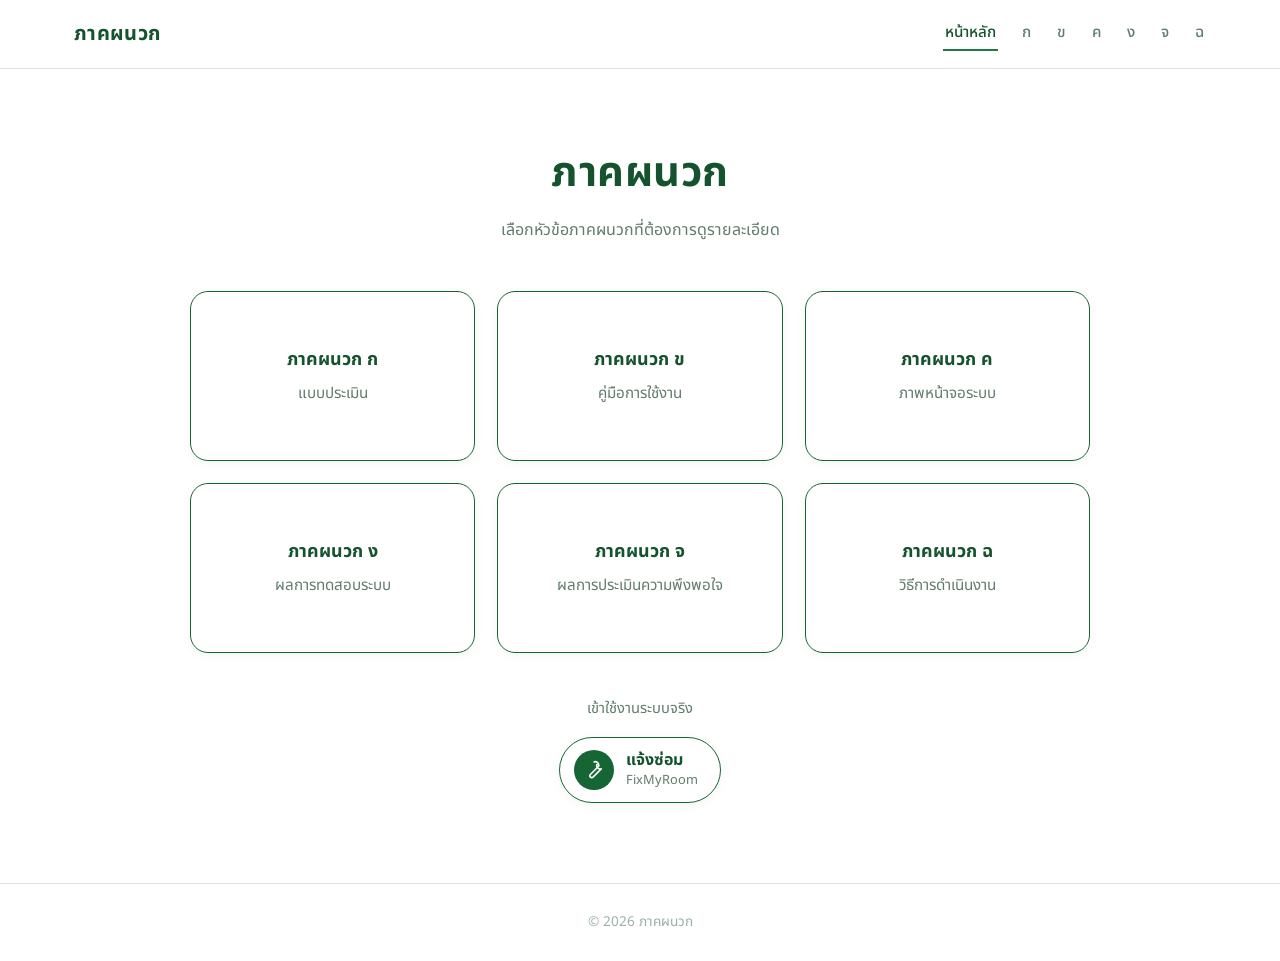
<file: index.html>
<!DOCTYPE html>
<html lang="th">
<head>
  <meta charset="UTF-8" />
  <meta name="viewport" content="width=device-width, initial-scale=1.0" />
  <title>ภาคผนวก</title>
  <link rel="preconnect" href="https://fonts.googleapis.com" />
  <link rel="preconnect" href="https://fonts.gstatic.com" crossorigin />
  <link href="https://fonts.googleapis.com/css2?family=Noto+Sans+Thai:wght@400;500;600;700&display=swap" rel="stylesheet" />
  <link rel="stylesheet" href="css/style.css?v=12" />
</head>
<body>

  <!-- ===== Navbar ===== -->
  <header class="navbar">
    <div class="container nav-inner">
      <a href="index.html" class="brand">ภาคผนวก</a>

      <button class="nav-toggle" id="navToggle" aria-label="เปิดเมนู" aria-expanded="false">
        <span></span><span></span><span></span>
      </button>

      <nav class="nav-links" id="navLinks">
        <a href="index.html" class="active">หน้าหลัก</a>
        <a href="appendix-ka.html">ก</a>
        <a href="appendix-kho.html">ข</a>
        <a href="appendix-kho2.html">ค</a>
        <a href="appendix-ngo.html">ง</a>
        <a href="appendix-cho.html">จ</a>
        <a href="appendix-cho2.html">ฉ</a>
      </nav>
    </div>
  </header>

  <!-- ===== Main ===== -->
  <main>
    <section class="hero">
      <div class="container">
        <h1 class="page-title">ภาคผนวก</h1>
        <p class="page-subtitle">เลือกหัวข้อภาคผนวกที่ต้องการดูรายละเอียด</p>
      </div>
    </section>

    <section class="section">
      <div class="container">
        <div class="card-grid" id="cardGrid">

          <a class="card" href="appendix-ka.html" id="appendix-ka">
            <span class="card-title">ภาคผนวก ก</span>
            <span class="card-desc">แบบประเมิน</span>
          </a>

          <a class="card" href="appendix-kho.html" id="appendix-kho">
            <span class="card-title">ภาคผนวก ข</span>
            <span class="card-desc">คู่มือการใช้งาน</span>
          </a>

          <a class="card" href="appendix-kho2.html" id="appendix-kho2">
            <span class="card-title">ภาคผนวก ค</span>
            <span class="card-desc">ภาพหน้าจอระบบ</span>
          </a>

          <a class="card" href="appendix-ngo.html" id="appendix-ngo">
            <span class="card-title">ภาคผนวก ง</span>
            <span class="card-desc">ผลการทดสอบระบบ</span>
          </a>

          <a class="card" href="appendix-cho.html" id="appendix-cho">
            <span class="card-title">ภาคผนวก จ</span>
            <span class="card-desc">ผลการประเมินความพึงพอใจ</span>
          </a>

          <a class="card" href="appendix-cho2.html" id="appendix-cho2">
            <span class="card-title">ภาคผนวก ฉ</span>
            <span class="card-desc">วิธีการดำเนินงาน</span>
          </a>

        </div>

        <!-- ลิงก์ไปยังระบบจริง -->
        <div class="link-section">
          <p class="link-section-title">เข้าใช้งานระบบจริง</p>

          <div class="link-row">
            <a class="link-icon" target="_blank" rel="noopener"
               href="https://fix-my-room-lake.vercel.app/report.html">
              <span class="link-icon-badge" aria-hidden="true">
                <svg viewBox="0 0 24 24" fill="none" stroke="currentColor" stroke-width="1.9"
                     stroke-linecap="round" stroke-linejoin="round">
                  <path d="M14.7 6.3a4 4 0 0 0 5 5l-9.4 9.4a2.1 2.1 0 0 1-3-3l9.4-9.4a4 4 0 0 0-5-5" />
                </svg>
              </span>
              <span class="link-icon-text">
                <span class="link-icon-label">แจ้งซ่อม</span>
                <span class="link-icon-sub">FixMyRoom</span>
              </span>
            </a>
          </div>
        </div>

      </div>
    </section>
  </main>

  <!-- ===== Footer ===== -->
  <footer class="footer">
    <div class="container">
      <p class="copyright">© 2026 ภาคผนวก</p>
    </div>
  </footer>

  <script src="js/script.js?v=12"></script>
</body>
</html>
</file>
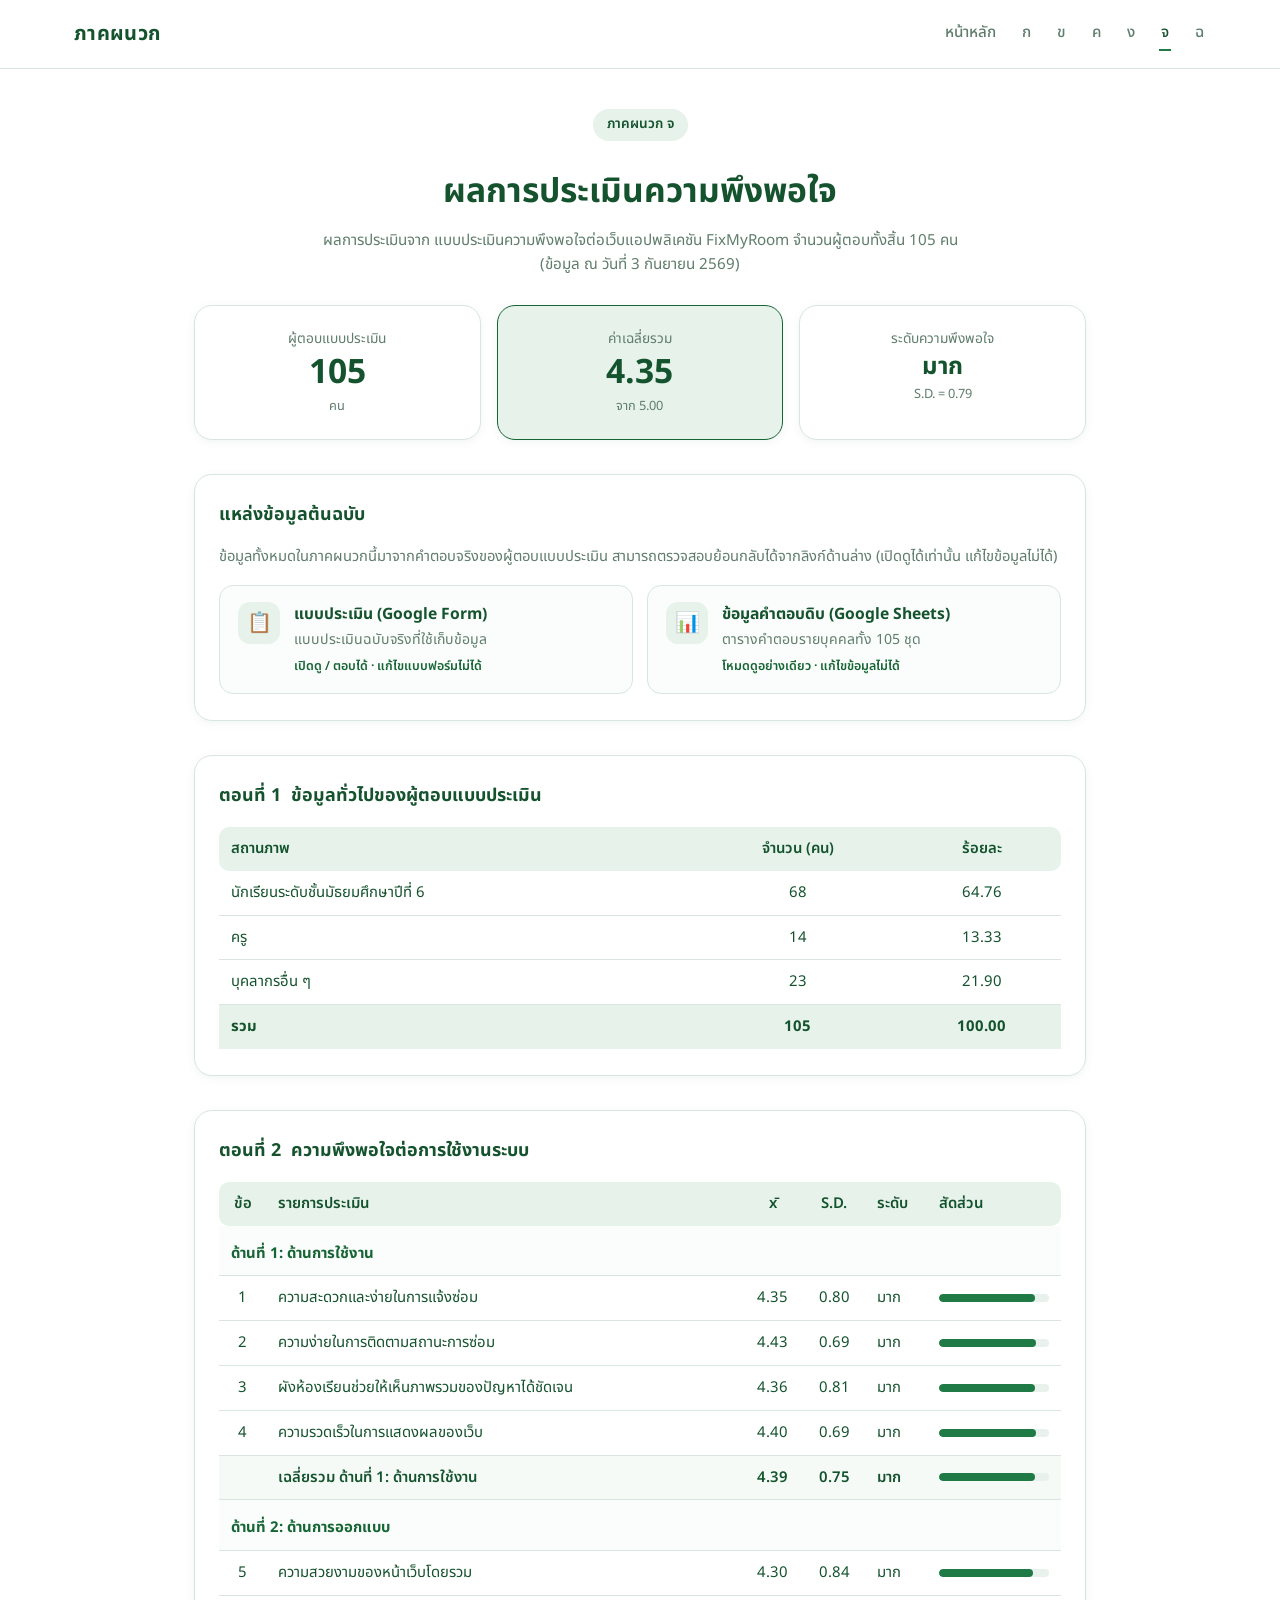
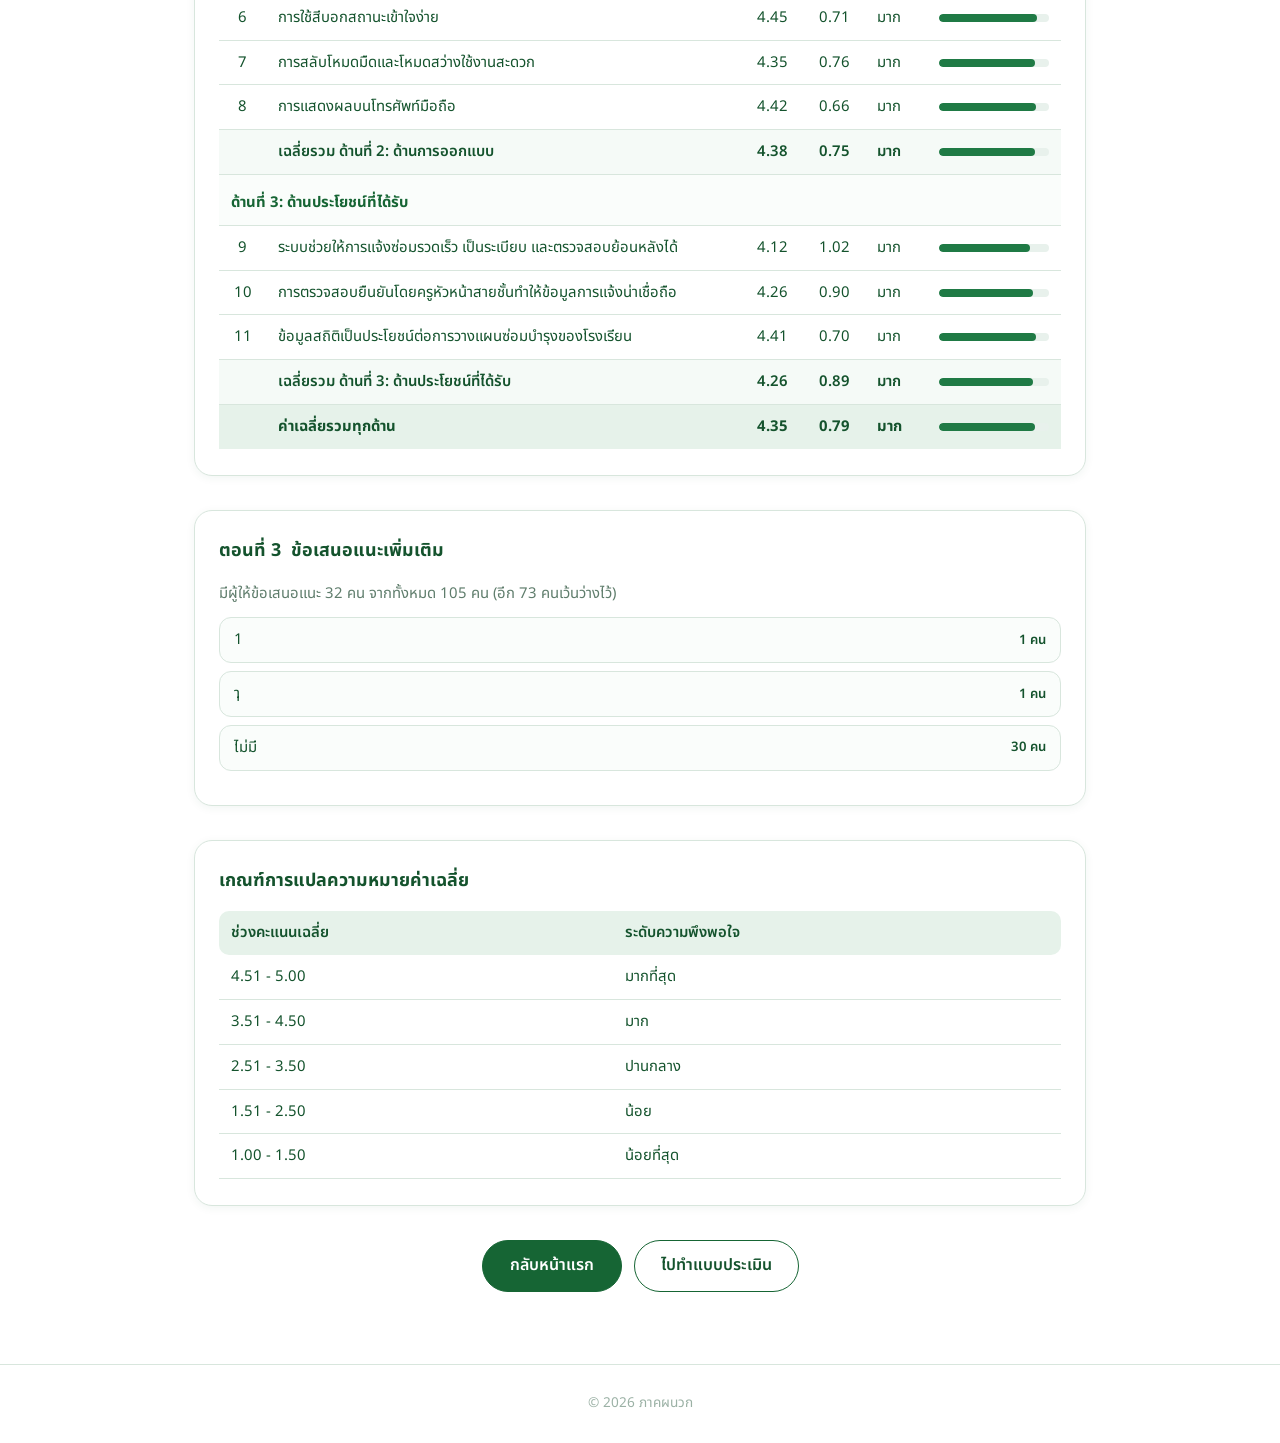
<file: appendix-cho.html>
<!DOCTYPE html>
<html lang="th">
<head>
  <meta charset="UTF-8" />
  <meta name="viewport" content="width=device-width, initial-scale=1.0" />
  <title>ภาคผนวก จ - ผลการประเมินความพึงพอใจ</title>
  <link rel="preconnect" href="https://fonts.googleapis.com" />
  <link rel="preconnect" href="https://fonts.gstatic.com" crossorigin />
  <link href="https://fonts.googleapis.com/css2?family=Noto+Sans+Thai:wght@400;500;600;700&display=swap" rel="stylesheet" />
  <link rel="stylesheet" href="css/style.css?v=12" />
</head>
<body>

  <!-- ===== Navbar ===== -->
  <header class="navbar">
    <div class="container nav-inner">
      <a href="index.html" class="brand">ภาคผนวก</a>
      <nav class="nav-links">
        <a href="index.html">หน้าหลัก</a>
        <a href="appendix-ka.html">ก</a>
        <a href="appendix-kho.html">ข</a>
        <a href="appendix-kho2.html">ค</a>
        <a href="appendix-ngo.html">ง</a>
        <a href="appendix-cho.html" class="active">จ</a>
        <a href="appendix-cho2.html">ฉ</a>
      </nav>
    </div>
  </header>

  <!-- ===== Main ===== -->
  <main class="report-main">
    <div class="container report-container">

      <header class="report-head">
        <span class="quiz-badge">ภาคผนวก จ</span>
        <h1 class="report-title">ผลการประเมินความพึงพอใจ</h1>
        <p class="report-sub" id="reportSub"></p>
      </header>

      <!-- สรุปภาพรวม -->
      <section class="stat-row" id="statRow"></section>

      <!-- แหล่งข้อมูลต้นฉบับ -->
      <section class="report-block">
        <h2 class="block-title">แหล่งข้อมูลต้นฉบับ</h2>
        <p class="source-note">
          ข้อมูลทั้งหมดในภาคผนวกนี้มาจากคำตอบจริงของผู้ตอบแบบประเมิน
          สามารถตรวจสอบย้อนกลับได้จากลิงก์ด้านล่าง (เปิดดูได้เท่านั้น แก้ไขข้อมูลไม่ได้)
        </p>

        <div class="source-grid">

          <a class="source-card" target="_blank" rel="noopener"
             href="https://docs.google.com/forms/d/e/1FAIpQLSegSESQQTio4wEL1R5hwi4hsvNkxkRtUD606WuPFT7syeeYjA/viewform">
            <span class="source-icon">📋</span>
            <span class="source-body">
              <strong>แบบประเมิน (Google Form)</strong>
              <span class="source-desc">แบบประเมินฉบับจริงที่ใช้เก็บข้อมูล</span>
              <span class="source-tag">เปิดดู / ตอบได้ · แก้ไขแบบฟอร์มไม่ได้</span>
            </span>
          </a>

          <a class="source-card" target="_blank" rel="noopener"
             href="https://docs.google.com/spreadsheets/d/149NHcW5IESpYyMtB0cqbniRGCyGG9Bimalmto-SSJkI/preview">
            <span class="source-icon">📊</span>
            <span class="source-body">
              <strong>ข้อมูลคำตอบดิบ (Google Sheets)</strong>
              <span class="source-desc">ตารางคำตอบรายบุคคลทั้ง 105 ชุด</span>
              <span class="source-tag">โหมดดูอย่างเดียว · แก้ไขข้อมูลไม่ได้</span>
            </span>
          </a>

        </div>
      </section>

      <!-- ตอนที่ 1 -->
      <section class="report-block">
        <h2 class="block-title">ตอนที่ 1 &nbsp;ข้อมูลทั่วไปของผู้ตอบแบบประเมิน</h2>
        <div class="table-scroll">
          <table class="data-table" id="tableStatus"></table>
        </div>
      </section>

      <!-- ตอนที่ 2 -->
      <section class="report-block">
        <h2 class="block-title">ตอนที่ 2 &nbsp;ความพึงพอใจต่อการใช้งานระบบ</h2>
        <div class="table-scroll">
          <table class="data-table" id="tableItems"></table>
        </div>
      </section>

      <!-- ตอนที่ 3 -->
      <section class="report-block">
        <h2 class="block-title">ตอนที่ 3 &nbsp;ข้อเสนอแนะเพิ่มเติม</h2>
        <div id="notesBox"></div>
      </section>

      <!-- เกณฑ์แปลผล -->
      <section class="report-block">
        <h2 class="block-title">เกณฑ์การแปลความหมายค่าเฉลี่ย</h2>
        <div class="table-scroll">
          <table class="data-table criteria-table">
            <thead>
              <tr><th>ช่วงคะแนนเฉลี่ย</th><th>ระดับความพึงพอใจ</th></tr>
            </thead>
            <tbody>
              <tr><td>4.51 - 5.00</td><td>มากที่สุด</td></tr>
              <tr><td>3.51 - 4.50</td><td>มาก</td></tr>
              <tr><td>2.51 - 3.50</td><td>ปานกลาง</td></tr>
              <tr><td>1.51 - 2.50</td><td>น้อย</td></tr>
              <tr><td>1.00 - 1.50</td><td>น้อยที่สุด</td></tr>
            </tbody>
          </table>
        </div>
      </section>

      <div class="quiz-actions">
        <a class="btn btn-primary" href="index.html">กลับหน้าแรก</a>
        <a class="btn btn-ghost" href="appendix-ka.html">ไปทำแบบประเมิน</a>
      </div>

    </div>
  </main>

  <!-- ===== Footer ===== -->
  <footer class="footer">
    <div class="container">
      <p class="copyright">© 2026 ภาคผนวก</p>
    </div>
  </footer>

  <script src="js/data-cho.js?v=12"></script>
  <script src="js/appendix-cho.js?v=12"></script>
</body>
</html>
</file>
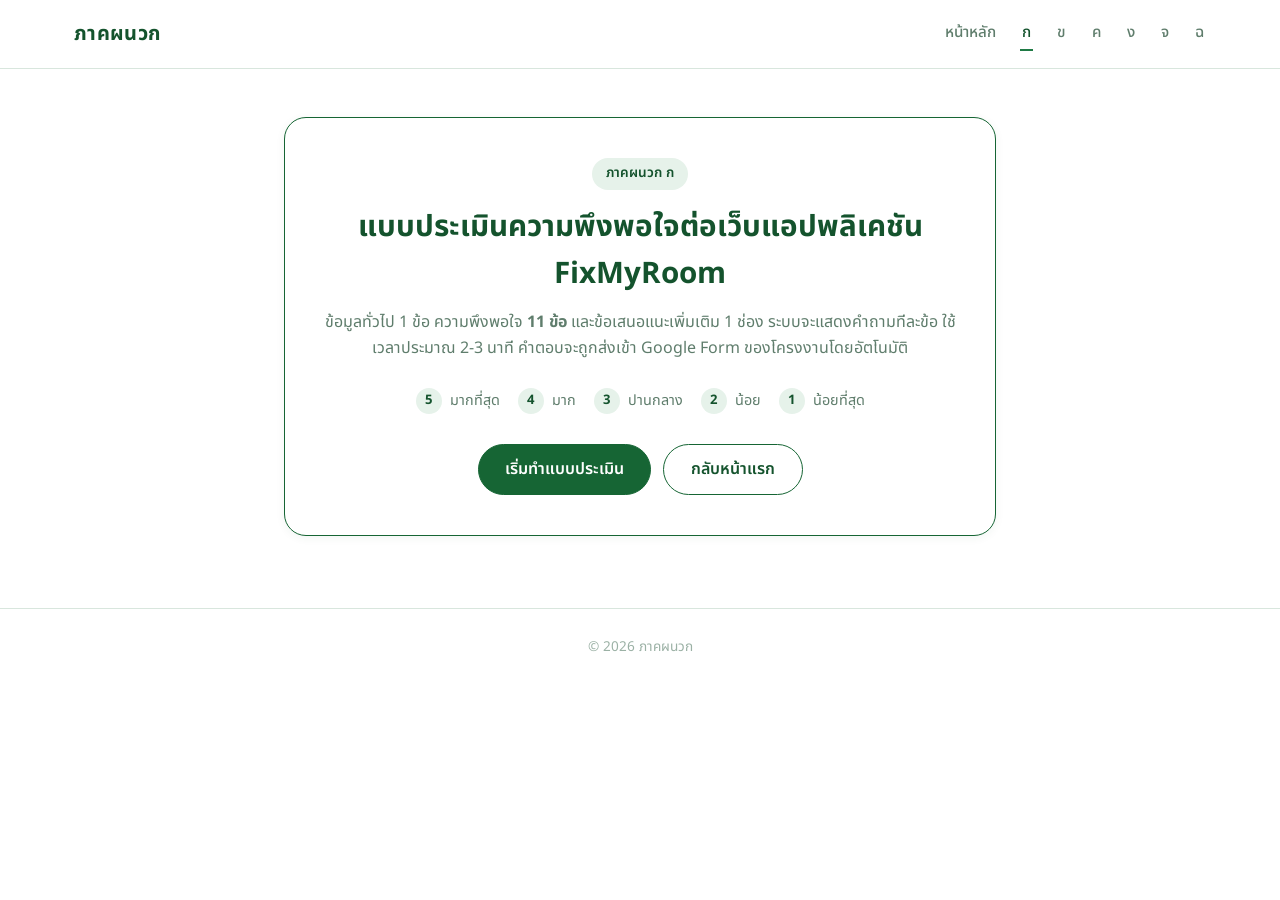
<file: appendix-ka.html>
<!DOCTYPE html>
<html lang="th">
<head>
  <meta charset="UTF-8" />
  <meta name="viewport" content="width=device-width, initial-scale=1.0" />
  <title>ภาคผนวก ก - แบบประเมิน</title>
  <link rel="preconnect" href="https://fonts.googleapis.com" />
  <link rel="preconnect" href="https://fonts.gstatic.com" crossorigin />
  <link href="https://fonts.googleapis.com/css2?family=Noto+Sans+Thai:wght@400;500;600;700&display=swap" rel="stylesheet" />
  <link rel="stylesheet" href="css/style.css?v=12" />
</head>
<body>

  <!-- ===== Navbar ===== -->
  <header class="navbar">
    <div class="container nav-inner">
      <a href="index.html" class="brand">ภาคผนวก</a>
      <nav class="nav-links">
        <a href="index.html">หน้าหลัก</a>
        <a href="appendix-ka.html" class="active">ก</a>
        <a href="appendix-kho.html">ข</a>
        <a href="appendix-kho2.html">ค</a>
        <a href="appendix-ngo.html">ง</a>
        <a href="appendix-cho.html">จ</a>
        <a href="appendix-cho2.html">ฉ</a>
      </nav>
    </div>
  </header>

  <!-- ===== Main ===== -->
  <main class="quiz-main">
    <div class="container quiz-container">

      <!-- ---- หน้าเริ่มต้น ---- -->
      <section class="quiz-card" id="screenIntro">
        <span class="quiz-badge">ภาคผนวก ก</span>
        <h1 class="quiz-heading">แบบประเมินความพึงพอใจต่อเว็บแอปพลิเคชัน FixMyRoom</h1>
        <p class="quiz-lead">
          ข้อมูลทั่วไป 1 ข้อ ความพึงพอใจ <strong>11 ข้อ</strong> และข้อเสนอแนะเพิ่มเติม 1 ช่อง
          ระบบจะแสดงคำถามทีละข้อ ใช้เวลาประมาณ 2-3 นาที
          คำตอบจะถูกส่งเข้า Google Form ของโครงงานโดยอัตโนมัติ
        </p>

        <ul class="scale-legend">
          <li><span class="scale-num">5</span> มากที่สุด</li>
          <li><span class="scale-num">4</span> มาก</li>
          <li><span class="scale-num">3</span> ปานกลาง</li>
          <li><span class="scale-num">2</span> น้อย</li>
          <li><span class="scale-num">1</span> น้อยที่สุด</li>
        </ul>

        <div class="quiz-actions">
          <button class="btn btn-primary" id="btnStart">เริ่มทำแบบประเมิน</button>
          <a class="btn btn-ghost" href="index.html">กลับหน้าแรก</a>
        </div>
      </section>

      <!-- ---- หน้าคำถาม ---- -->
      <section class="quiz-card is-hidden" id="screenQuiz">
        <div class="progress-head">
          <span class="progress-label" id="progressLabel">ข้อ 1 จาก 13</span>
          <span class="progress-percent" id="progressPercent">0%</span>
        </div>
        <div class="progress-track"><div class="progress-bar" id="progressBar"></div></div>

        <span class="quiz-section-tag" id="sectionTag">ด้านการใช้งาน</span>
        <h2 class="question-text" id="questionText">คำถาม</h2>

        <div class="options" id="options"></div>

        <div class="suggest-wrap is-hidden" id="suggestWrap">
          <textarea id="suggestInput" class="suggest-input" rows="6"
            placeholder="พิมพ์ข้อเสนอแนะของท่าน (ไม่บังคับ)"></textarea>
        </div>

        <div class="quiz-actions quiz-actions-split">
          <button class="btn btn-ghost" id="btnPrev">ย้อนกลับ</button>
          <button class="btn btn-primary" id="btnNext">ถัดไป</button>
        </div>

        <p class="quiz-hint">เคล็ดลับ: กดปุ่มตัวเลขบนแป้นพิมพ์เพื่อเลือกคำตอบได้เลย</p>
      </section>

      <!-- ---- หน้าขอบคุณ ---- -->
      <section class="quiz-card is-hidden" id="screenDone">
        <div class="done-check">✓</div>
        <h1 class="quiz-heading">ขอบคุณสำหรับการประเมิน</h1>

        <p class="send-status is-sending" id="sendStatus">กำลังส่งคำตอบเข้า Google Form...</p>
        <p class="send-note" id="sendNote"></p>

        <div class="score-box">
          <span class="score-label">คะแนนเฉลี่ย</span>
          <span class="score-value" id="scoreValue">0.00</span>
          <span class="score-level" id="scoreLevel">-</span>
        </div>

        <div class="summary" id="summary"></div>

        <div class="quiz-actions">
          <a class="btn btn-primary" href="index.html">กลับหน้าแรก</a>
          <button class="btn btn-ghost" id="btnRestart">ทำแบบประเมินอีกครั้ง</button>
        </div>
      </section>

    </div>
  </main>

  <!-- ===== Footer ===== -->
  <footer class="footer">
    <div class="container">
      <p class="copyright">© 2026 ภาคผนวก</p>
    </div>
  </footer>

  <!-- ปลายทางการส่งฟอร์ม (ซ่อนไว้ ไม่ต้องแก้ไข) -->
  <iframe name="gformFrame" id="gformFrame" title="google form target" class="gform-frame"></iframe>

  <script src="js/appendix-ka.js?v=12"></script>
</body>
</html>
</file>
<file: css/style.css>
/* ===============================
   ภาคผนวก - Stylesheet
   =============================== */

:root {
  --green-900: #0b3d24;
  --green-700: #14532d;
  --green-600: #166534;
  --green-500: #1f7a45;
  --green-100: #e6f2ea;
  --ink: #14532d;
  --muted: #5f7d6c;
  --bg: #ffffff;
  --line: #d8e6dd;
  --radius: 18px;
  --shadow: 0 2px 10px rgba(20, 83, 45, .06);
  --shadow-hover: 0 10px 24px rgba(20, 83, 45, .14);
}

* { margin: 0; padding: 0; box-sizing: border-box; }

html { scroll-behavior: smooth; }

body {
  font-family: "Noto Sans Thai", "Sarabun", "Segoe UI", sans-serif;
  background: var(--bg);
  color: var(--ink);
  line-height: 1.6;
  -webkit-font-smoothing: antialiased;
}

.container {
  width: 100%;
  max-width: 1180px;
  margin: 0 auto;
  padding: 0 24px;
}

/* ===== Navbar ===== */
.navbar {
  position: sticky;
  top: 0;
  z-index: 50;
  background: rgba(255, 255, 255, .92);
  backdrop-filter: blur(8px);
  border-bottom: 1px solid var(--line);
}

.nav-inner {
  height: 68px;
  display: flex;
  align-items: center;
  justify-content: space-between;
  gap: 16px;
}

.brand {
  font-size: 1.25rem;
  font-weight: 700;
  color: var(--green-700);
  text-decoration: none;
  letter-spacing: .3px;
}

.nav-links {
  display: flex;
  align-items: center;
  gap: 22px;
}

.nav-links a {
  color: var(--muted);
  text-decoration: none;
  font-size: .95rem;
  font-weight: 500;
  padding: 4px 2px;
  border-bottom: 2px solid transparent;
  transition: color .2s ease, border-color .2s ease;
}

.nav-links a:hover,
.nav-links a.active {
  color: var(--green-700);
  border-bottom-color: var(--green-500);
}

/* ปุ่มเมนูมือถือ */
.nav-toggle {
  display: none;
  flex-direction: column;
  justify-content: center;
  gap: 5px;
  width: 42px;
  height: 42px;
  background: none;
  border: 1px solid var(--line);
  border-radius: 10px;
  cursor: pointer;
}

.nav-toggle span {
  display: block;
  width: 20px;
  height: 2px;
  margin: 0 auto;
  background: var(--green-700);
  border-radius: 2px;
  transition: transform .25s ease, opacity .25s ease;
}

.nav-toggle.open span:nth-child(1) { transform: translateY(7px) rotate(45deg); }
.nav-toggle.open span:nth-child(2) { opacity: 0; }
.nav-toggle.open span:nth-child(3) { transform: translateY(-7px) rotate(-45deg); }

/* ===== Hero ===== */
.hero {
  padding: 72px 0 8px;
  text-align: center;
}

.page-title {
  font-size: 2.6rem;
  font-weight: 700;
  color: var(--green-800, var(--green-700));
  letter-spacing: .5px;
}

.page-subtitle {
  margin-top: 10px;
  color: var(--muted);
  font-size: 1rem;
}

/* ===== Section ===== */
.section { padding: 40px 0 80px; }

/* ===== Card grid ===== */
.card-grid {
  display: grid;
  grid-template-columns: repeat(3, 1fr);
  gap: 22px;
  max-width: 900px;
  margin: 0 auto;
}

.card {
  display: flex;
  flex-direction: column;
  align-items: center;
  justify-content: center;
  gap: 8px;
  min-height: 170px;
  padding: 26px 20px;
  text-align: center;
  text-decoration: none;
  color: inherit;
  background: #fff;
  border: 1.5px solid var(--green-600);
  border-radius: var(--radius);
  box-shadow: var(--shadow);
  transition: transform .22s ease, box-shadow .22s ease, background .22s ease;
}

.card:hover {
  transform: translateY(-5px);
  box-shadow: var(--shadow-hover);
  background: #fbfefc;
}

.card:focus-visible {
  outline: 3px solid var(--green-500);
  outline-offset: 3px;
}

.card-title {
  font-size: 1.12rem;
  font-weight: 700;
  color: var(--green-700);
}

.card-desc {
  font-size: .95rem;
  color: var(--muted);
}

/* ===== Footer ===== */
.footer {
  border-top: 1px solid var(--line);
  padding: 28px 0;
  text-align: center;
}

.copyright {
  color: #9bb1a5;
  font-size: .85rem;
}

/* ===== Responsive ===== */
@media (max-width: 860px) {
  .nav-toggle { display: flex; }

  .nav-links {
    position: absolute;
    top: 68px;
    left: 0;
    right: 0;
    flex-direction: column;
    align-items: flex-start;
    gap: 0;
    padding: 8px 24px 16px;
    background: #fff;
    border-bottom: 1px solid var(--line);
    display: none;
  }

  .nav-links.show { display: flex; }

  .nav-links a {
    width: 100%;
    padding: 12px 0;
    border-bottom: 1px solid var(--line);
  }

  .nav-links a:last-child { border-bottom: none; }

  .page-title { font-size: 2rem; }
  .hero { padding: 48px 0 4px; }
  .card-grid { grid-template-columns: repeat(2, 1fr); }
}

@media (max-width: 520px) {
  .card-grid { grid-template-columns: 1fr; }
}

/* ===============================
   ภาคผนวก ก - แบบประเมินทีละข้อ
   =============================== */

.is-hidden { display: none !important; }

.quiz-main { padding: 48px 0 72px; }

.quiz-container { max-width: 760px; }

.quiz-card {
  background: #fff;
  border: 1.5px solid var(--green-600);
  border-radius: 22px;
  box-shadow: var(--shadow);
  padding: 40px 36px;
  text-align: center;
}

.quiz-badge {
  display: inline-block;
  padding: 5px 14px;
  margin-bottom: 14px;
  font-size: .85rem;
  font-weight: 600;
  color: var(--green-700);
  background: var(--green-100);
  border-radius: 999px;
}

.quiz-heading {
  font-size: 1.85rem;
  font-weight: 700;
  color: var(--green-700);
}

.quiz-lead {
  margin-top: 12px;
  color: var(--muted);
  font-size: 1rem;
}

/* ---- คำอธิบายระดับคะแนน ---- */
.scale-legend {
  display: flex;
  flex-wrap: wrap;
  justify-content: center;
  gap: 10px 18px;
  list-style: none;
  margin: 26px 0 6px;
}

.scale-legend li {
  display: flex;
  align-items: center;
  gap: 8px;
  font-size: .9rem;
  color: var(--muted);
}

.scale-num {
  display: grid;
  place-items: center;
  width: 26px;
  height: 26px;
  font-size: .82rem;
  font-weight: 700;
  color: var(--green-700);
  background: var(--green-100);
  border-radius: 50%;
}

/* ---- แถบความคืบหน้า ---- */
.progress-head {
  display: flex;
  justify-content: space-between;
  align-items: baseline;
  font-size: .88rem;
  color: var(--muted);
  margin-bottom: 8px;
}

.progress-label { font-weight: 600; color: var(--green-700); }

.progress-track {
  height: 8px;
  background: var(--green-100);
  border-radius: 999px;
  overflow: hidden;
  margin-bottom: 28px;
}

.progress-bar {
  height: 100%;
  width: 0;
  background: var(--green-500);
  border-radius: 999px;
  transition: width .3s ease;
}

/* ---- คำถาม ---- */
.quiz-section-tag {
  display: inline-block;
  padding: 4px 13px;
  font-size: .82rem;
  font-weight: 600;
  color: var(--green-600);
  background: var(--green-100);
  border-radius: 999px;
}

.question-text {
  margin: 16px 0 30px;
  font-size: 1.42rem;
  font-weight: 600;
  line-height: 1.5;
  color: var(--green-700);
}

/* ---- ตัวเลือก ---- */
.options {
  display: flex;
  flex-direction: column;
  gap: 12px;
  text-align: left;
}

.option {
  display: flex;
  align-items: center;
  gap: 14px;
  width: 100%;
  padding: 14px 18px;
  font-family: inherit;
  font-size: 1rem;
  color: var(--ink);
  background: #fff;
  border: 1.5px solid var(--line);
  border-radius: 14px;
  cursor: pointer;
  transition: border-color .18s ease, background .18s ease, transform .18s ease;
}

.option:hover {
  border-color: var(--green-500);
  background: #f7fdf9;
  transform: translateX(3px);
}

.option.is-active {
  border-color: var(--green-600);
  background: var(--green-100);
  font-weight: 600;
}

.option-num {
  display: grid;
  place-items: center;
  flex: none;
  width: 34px;
  height: 34px;
  font-weight: 700;
  color: var(--green-700);
  background: var(--green-100);
  border-radius: 50%;
}

.option.is-active .option-num {
  color: #fff;
  background: var(--green-600);
}

/* ---- ช่องข้อเสนอแนะ ---- */
.suggest-input {
  width: 100%;
  padding: 14px 16px;
  font-family: inherit;
  font-size: 1rem;
  color: var(--ink);
  line-height: 1.6;
  background: #fff;
  border: 1.5px solid var(--line);
  border-radius: 14px;
  resize: vertical;
}

.suggest-input:focus {
  outline: none;
  border-color: var(--green-500);
}

/* ---- ปุ่ม ---- */
.quiz-actions {
  display: flex;
  flex-wrap: wrap;
  justify-content: center;
  gap: 12px;
  margin-top: 30px;
}

.quiz-actions-split { justify-content: space-between; }

.btn {
  display: inline-flex;
  align-items: center;
  justify-content: center;
  min-width: 140px;
  padding: 12px 26px;
  font-family: inherit;
  font-size: 1rem;
  font-weight: 600;
  text-decoration: none;
  border-radius: 999px;
  border: 1.5px solid var(--green-600);
  cursor: pointer;
  transition: background .2s ease, color .2s ease, opacity .2s ease;
}

.btn-primary {
  color: #fff;
  background: var(--green-600);
}

.btn-primary:hover { background: var(--green-700); }

.btn-ghost {
  color: var(--green-700);
  background: #fff;
}

.btn-ghost:hover { background: var(--green-100); }

.btn:disabled {
  opacity: .4;
  cursor: not-allowed;
}

.quiz-hint {
  margin-top: 18px;
  font-size: .82rem;
  color: #9bb1a5;
}

/* ---- หน้าขอบคุณ ---- */
.done-check {
  display: grid;
  place-items: center;
  width: 72px;
  height: 72px;
  margin: 0 auto 18px;
  font-size: 2.2rem;
  color: #fff;
  background: var(--green-600);
  border-radius: 50%;
}

.score-box {
  display: flex;
  flex-direction: column;
  align-items: center;
  gap: 2px;
  margin: 26px auto 6px;
  padding: 22px;
  max-width: 260px;
  background: var(--green-100);
  border-radius: 18px;
}

.score-label { font-size: .88rem; color: var(--muted); }

.score-value {
  font-size: 2.4rem;
  font-weight: 700;
  color: var(--green-700);
  line-height: 1.2;
}

.score-level { font-size: .95rem; font-weight: 600; color: var(--green-600); }

/* ---- สรุปคำตอบ ---- */
.summary {
  margin-top: 26px;
  text-align: left;
  border: 1px solid var(--line);
  border-radius: 14px;
  overflow: hidden;
}

.summary-row {
  display: flex;
  align-items: center;
  justify-content: space-between;
  gap: 16px;
  padding: 11px 16px;
  font-size: .92rem;
  border-bottom: 1px solid var(--line);
}

.summary-row:last-child { border-bottom: none; }

.summary-q { color: var(--ink); }

.summary-a {
  flex: none;
  display: grid;
  place-items: center;
  width: 30px;
  height: 30px;
  font-weight: 700;
  color: var(--green-700);
  background: var(--green-100);
  border-radius: 50%;
}

.summary-note {
  padding: 14px 16px;
  border-top: 1px solid var(--line);
  background: #fafdfb;
}

.summary-note-title {
  display: block;
  margin-bottom: 4px;
  font-size: .85rem;
  font-weight: 600;
  color: var(--green-700);
}

.summary-note p {
  font-size: .92rem;
  color: var(--muted);
  white-space: pre-wrap;
}

@media (max-width: 600px) {
  .quiz-card { padding: 28px 20px; }
  .quiz-heading { font-size: 1.5rem; }
  .question-text { font-size: 1.18rem; }
  .btn { min-width: 120px; padding: 11px 20px; }
}

/* ---- ตัวเลือกแบบข้อความ (ตอนที่ 1) ---- */
.option-dot {
  flex: none;
  width: 20px;
  height: 20px;
  border: 2px solid var(--green-600);
  border-radius: 50%;
  transition: box-shadow .18s ease, background .18s ease;
}

.option-plain.is-active .option-dot {
  background: var(--green-600);
  box-shadow: inset 0 0 0 3px #fff;
}

/* ---- สถานะการส่งเข้า Google Form ---- */
.send-status {
  margin-top: 12px;
  font-size: 1rem;
  font-weight: 600;
}

.send-status.is-sending { color: var(--muted); }
.send-status.is-ok      { color: var(--green-600); }
.send-status.is-warn    { color: #b57a00; }

.send-note {
  margin-top: 4px;
  font-size: .88rem;
  color: var(--muted);
}

/* ---- iframe ปลายทางของฟอร์ม (ซ่อน) ---- */
.gform-frame {
  position: absolute;
  width: 0;
  height: 0;
  border: 0;
  visibility: hidden;
}

/* ===============================
   ภาคผนวก จ - หน้ารายงานผลการประเมิน
   =============================== */

.report-main { padding: 40px 0 72px; }
.report-container { max-width: 940px; }

.report-head { text-align: center; margin-bottom: 28px; }

.report-title {
  margin-top: 10px;
  font-size: 2.1rem;
  font-weight: 700;
  color: var(--green-700);
}

.report-sub {
  margin: 10px auto 0;
  max-width: 640px;
  font-size: .95rem;
  color: var(--muted);
}

/* ---- การ์ดสรุปตัวเลข ---- */
.stat-row {
  display: grid;
  grid-template-columns: repeat(3, 1fr);
  gap: 16px;
  margin-bottom: 34px;
}

.stat-card {
  display: flex;
  flex-direction: column;
  align-items: center;
  gap: 2px;
  padding: 22px 16px;
  background: #fff;
  border: 1.5px solid var(--line);
  border-radius: 18px;
  box-shadow: var(--shadow);
}

.stat-card.is-primary {
  border-color: var(--green-600);
  background: var(--green-100);
}

.stat-label { font-size: .86rem; color: var(--muted); }

.stat-value {
  font-size: 2.1rem;
  font-weight: 700;
  line-height: 1.25;
  color: var(--green-700);
}

.stat-value.stat-text { font-size: 1.5rem; }

.stat-unit { font-size: .8rem; color: var(--muted); }

/* ---- บล็อกเนื้อหา ---- */
.report-block {
  margin-bottom: 34px;
  padding: 26px 24px;
  background: #fff;
  border: 1.5px solid var(--line);
  border-radius: 18px;
  box-shadow: var(--shadow);
}

.block-title {
  margin-bottom: 16px;
  font-size: 1.12rem;
  font-weight: 700;
  color: var(--green-700);
}

/* ---- ตาราง ---- */
.table-scroll { overflow-x: auto; }

.data-table {
  width: 100%;
  border-collapse: collapse;
  font-size: .93rem;
  min-width: 620px;
}

.criteria-table { min-width: 320px; }

.data-table th,
.data-table td {
  padding: 10px 12px;
  text-align: left;
  border-bottom: 1px solid var(--line);
  vertical-align: middle;
}

.data-table thead th {
  font-weight: 600;
  color: var(--green-700);
  background: var(--green-100);
  border-bottom: none;
  white-space: nowrap;
}

.data-table thead th:first-child { border-radius: 10px 0 0 10px; }
.data-table thead th:last-child  { border-radius: 0 10px 10px 0; }

.data-table .num { text-align: center; white-space: nowrap; }

.row-section td {
  padding-top: 16px;
  font-weight: 700;
  color: var(--green-600);
  background: #fafdfb;
}

.row-subtotal td {
  font-weight: 600;
  background: #f5faf7;
}

.row-total td {
  font-weight: 700;
  color: var(--green-700);
  background: var(--green-100);
  border-bottom: none;
}

/* ---- แถบสัดส่วนคะแนน ---- */
.bar-cell { width: 120px; }

.bar {
  display: block;
  width: 110px;
  height: 8px;
  background: #e8f1ec;
  border-radius: 999px;
  overflow: hidden;
}

.bar-fill {
  display: block;
  height: 100%;
  background: var(--green-500);
  border-radius: 999px;
}

/* ---- ข้อเสนอแนะ ---- */
.notes-empty {
  font-size: .93rem;
  color: var(--muted);
}

.notes-list {
  margin-top: 12px;
  list-style: none;
}

.notes-list li {
  display: flex;
  align-items: center;
  justify-content: space-between;
  gap: 14px;
  padding: 10px 14px;
  margin-bottom: 8px;
  background: #fafdfb;
  border: 1px solid var(--line);
  border-radius: 12px;
  font-size: .93rem;
}

.note-count {
  flex: none;
  font-size: .82rem;
  font-weight: 600;
  color: var(--green-700);
}

@media (max-width: 700px) {
  .stat-row { grid-template-columns: 1fr; }
  .report-title { font-size: 1.6rem; }
  .report-block { padding: 20px 14px; }
}

/* ===============================
   ภาคผนวก ฉ - ภาพต่อเนื่องแบบไม่มีกรอบ
   =============================== */

.gallery {
  display: flex;
  flex-direction: column;
  gap: 18px;
  max-width: 820px;
  margin: 0 auto 34px;
}

.gal-img {
  display: block;
  width: 100%;
  height: auto;
  cursor: zoom-in;
}

/* ภาพหน้าจอแนวนอน (ภาคผนวก ค) ใช้พื้นที่กว้างขึ้น */
.gallery-wide { max-width: 980px; }

.gal-video {
  display: block;
  width: 100%;
  height: auto;
  background: #000;
}

/* ---- กล่องดูภาพขนาดเต็ม ---- */
body.lb-open { overflow: hidden; }

.lightbox {
  position: fixed;
  inset: 0;
  z-index: 100;
  display: flex;
  align-items: center;
  justify-content: center;
  padding: 24px 64px;
  background: rgba(8, 26, 17, .92);
  backdrop-filter: blur(3px);
}

.lightbox[hidden] { display: none; }

.lb-img {
  max-width: 100%;
  max-height: calc(100vh - 96px);
  object-fit: contain;
  border-radius: 10px;
  box-shadow: 0 18px 48px rgba(0, 0, 0, .45);
  cursor: zoom-out;
}

.lb-caption {
  position: absolute;
  bottom: 16px;
  left: 50%;
  transform: translateX(-50%);
  max-width: 90%;
  text-align: center;
  font-size: .88rem;
  color: #dff0e6;
}

.lb-close,
.lb-nav {
  position: absolute;
  display: grid;
  place-items: center;
  color: #fff;
  background: rgba(255, 255, 255, .12);
  border: none;
  border-radius: 50%;
  cursor: pointer;
  transition: background .18s ease;
}

.lb-close:hover,
.lb-nav:hover { background: rgba(255, 255, 255, .28); }

.lb-close {
  top: 18px;
  right: 20px;
  width: 42px;
  height: 42px;
  font-size: 1.7rem;
  line-height: 1;
}

.lb-nav {
  top: 50%;
  transform: translateY(-50%);
  width: 46px;
  height: 46px;
  font-size: 2rem;
  line-height: 1;
}

.lb-prev { left: 14px; }
.lb-next { right: 14px; }

@media (max-width: 900px) {
  .gallery { grid-template-columns: repeat(2, 1fr); }
}

@media (max-width: 560px) {
  .gallery { grid-template-columns: 1fr; }
  .lightbox { padding: 16px 12px 56px; }
  .lb-nav { width: 38px; height: 38px; font-size: 1.6rem; }
  .lb-prev { left: 6px; }
  .lb-next { right: 6px; }
}

/* ---- แหล่งข้อมูลต้นฉบับ (ภาคผนวก จ) ---- */
.source-note {
  margin-bottom: 16px;
  font-size: .92rem;
  color: var(--muted);
}

.source-grid {
  display: grid;
  grid-template-columns: repeat(2, 1fr);
  gap: 14px;
}

.source-card {
  display: flex;
  align-items: flex-start;
  gap: 14px;
  padding: 16px 18px;
  text-decoration: none;
  color: inherit;
  background: #fafdfb;
  border: 1.5px solid var(--line);
  border-radius: 14px;
  transition: border-color .2s ease, transform .2s ease, box-shadow .2s ease;
}

.source-card:hover {
  border-color: var(--green-600);
  transform: translateY(-3px);
  box-shadow: var(--shadow-hover);
}

.source-icon {
  flex: none;
  display: grid;
  place-items: center;
  width: 42px;
  height: 42px;
  font-size: 1.25rem;
  background: var(--green-100);
  border-radius: 12px;
}

.source-body { display: flex; flex-direction: column; gap: 2px; min-width: 0; }

.source-body strong {
  font-size: .98rem;
  color: var(--green-700);
}

.source-desc { font-size: .88rem; color: var(--muted); }

.source-tag {
  margin-top: 4px;
  font-size: .78rem;
  font-weight: 600;
  color: var(--green-600);
}

@media (max-width: 700px) {
  .source-grid { grid-template-columns: 1fr; }
}

/* ===============================
   หน้าแรก - ลิงก์ไปยังระบบจริง
   =============================== */

.link-section {
  margin-top: 44px;
  text-align: center;
}

.link-section-title {
  margin-bottom: 16px;
  font-size: .92rem;
  color: var(--muted);
}

.link-row {
  display: flex;
  flex-wrap: wrap;
  justify-content: center;
  gap: 14px;
}

.link-icon {
  display: inline-flex;
  align-items: center;
  gap: 12px;
  padding: 12px 22px 12px 14px;
  text-decoration: none;
  color: inherit;
  background: #fff;
  border: 1.5px solid var(--green-600);
  border-radius: 999px;
  box-shadow: var(--shadow);
  transition: transform .2s ease, box-shadow .2s ease, background .2s ease;
}

.link-icon:hover {
  transform: translateY(-3px);
  background: #fbfefc;
  box-shadow: var(--shadow-hover);
}

.link-icon-badge {
  display: grid;
  place-items: center;
  width: 40px;
  height: 40px;
  color: #fff;
  background: var(--green-600);
  border-radius: 50%;
}

.link-icon-badge svg {
  width: 21px;
  height: 21px;
}

.link-icon-text {
  display: flex;
  flex-direction: column;
  align-items: flex-start;
  line-height: 1.35;
}

.link-icon-label {
  font-size: 1rem;
  font-weight: 700;
  color: var(--green-700);
}

.link-icon-sub {
  font-size: .8rem;
  color: var(--muted);
}
</file>
